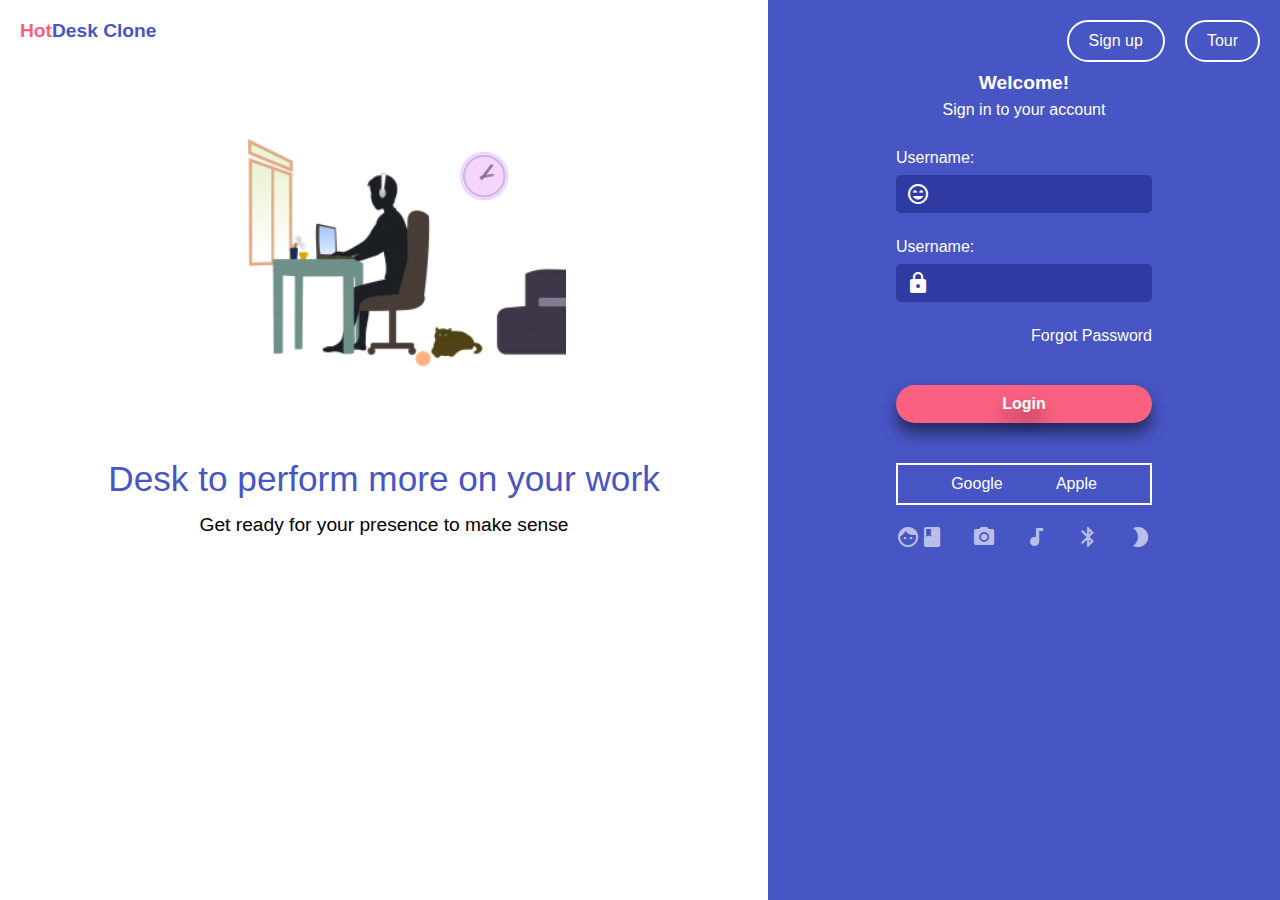
<file: HotDesk Clone/index.html>
<!DOCTYPE html>
<html lang="en">
<head>
    <meta charset="UTF-8">
    <meta http-equiv="X-UA-Compatible" content="IE=edge">
    <meta name="viewport" content="width=device-width, initial-scale=1.0">
    <link rel="stylesheet" href="https://fonts.googleapis.com/icon?family=Material+Icons">
    <link rel="stylesheet" href="styles.css">
    <title>HotDesk Clone</title>
</head>
<body>
    <div class="container">
         <section class="first-side">
            <h1><span>Hot</span>Desk Clone</h1>

        <main>
            <img src="./img/office.png" alt="imagem">

            <h2>Desk to perform more on your work</h2>
            <p>Get ready for your presence to make sense</p>
        </main>
         </section>
         <section class="second-side">
            <section class="buttons">
                <button>Sign up</button>
                <button>Tour</button>
            </section>

            <form action="">
                <h2>Welcome!</h2>
                <p>Sign in to your account</p>

                <div>
                <label>
                    <p>Username:</p>
                    <div>
                        <i class="material-icons">sentiment_very_satisfied</i>
                        <input type="text"/>
                    </div>
                </label>

                <label>
                    <p>Username:</p>
                    <div>
                        <i class="material-icons">lock</i>
                        <input type="password"/>
                    </div>
                </label>

                <a href="#">Forgot Password</a>
            </div>

                <button type="submit">Login</button>
            </form>

            <footer>
                <div class="links">
                <a href="#">Google</a>
                <a href="#">Apple</a>
               </div>

                <div class="icons">
                    <i class="material-icons">facebook</i>
                    <i class="material-icons">camera_alt</i>
                    <i class="material-icons">audiotrack</i>
                    <i class="material-icons">bluetooth</i>
                    <i class="material-icons">brightness_2</i>
                    
                </div>
            </footer>
         </section>
    </div>
</body>
</html>
</file>
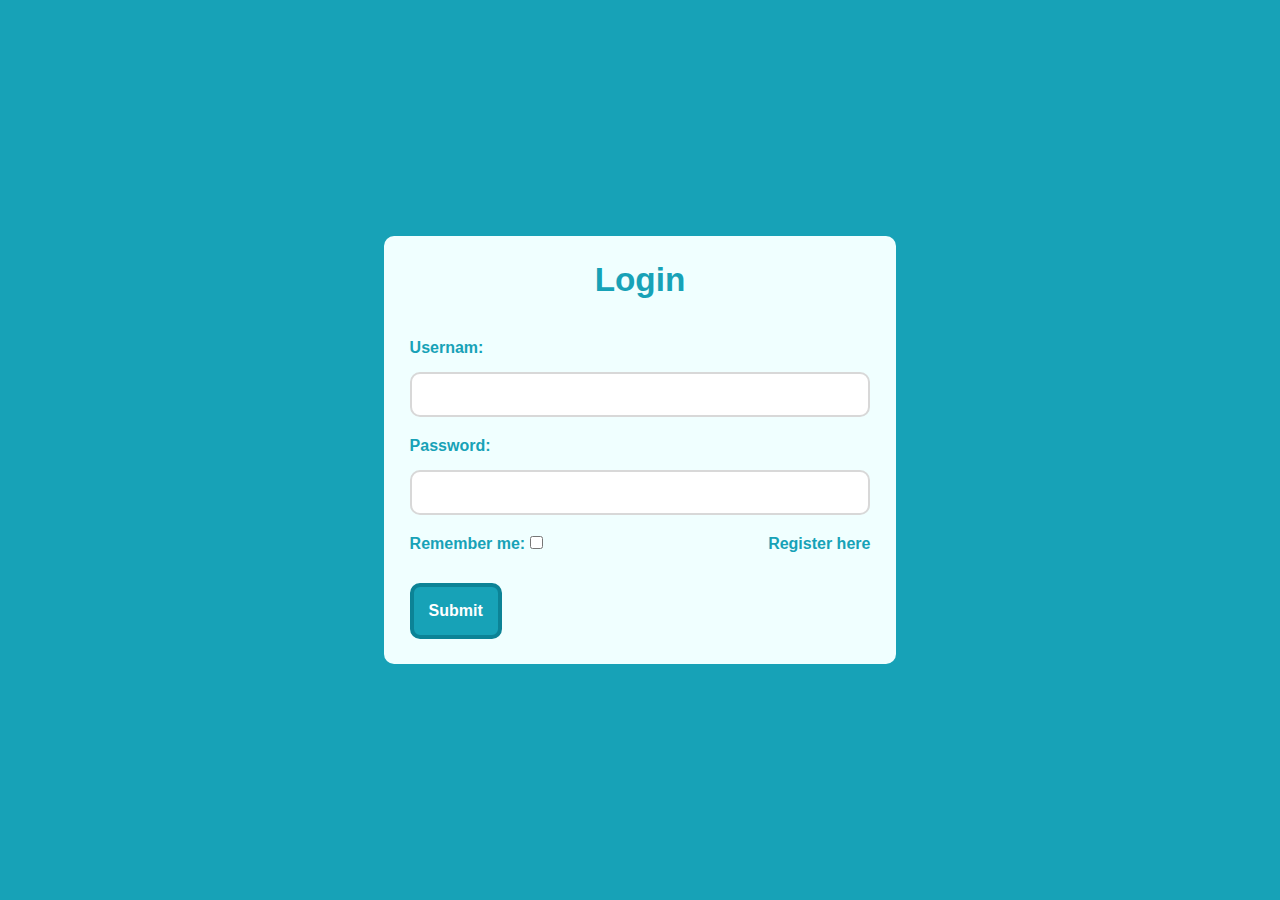
<file: Projetos com Caio/index.html>
<!DOCTYPE html>
<html lang="en">

<head>
    <meta charset="UTF-8">
    <meta http-equiv="X-UA-Compatible" content="IE=edge">
    <meta name="viewport" content="width=device-width, initial-scale=1.0">
    <link rel="stylesheet" type="text/css" href="./styles.css">
    <title>Document</title>
</head>

<body>
    <div class="container">
        <form>
            <h1>Login</h1>

            <label>
                <p>Usernam: </p>
                <input class="input" type="text">
            </label>

            <label>
                <p>Password: </p>
                <input class="input" type="password">
            </label>

            <div class="last">
                <label>
                    <span>Remember me: </span>
                    <input type="checkbox">
                </label>

                <a href="#">Register here</a>
            </div>

            <button type="submit">Submit</button>
        </form>
    </div>
</body>

</html>
</file>
<file: HotDesk Clone/styles.css>
* {
    padding: 0;
    margin: 0;
    border: 0;
    outline: 0;
    vertical-align: baseline;
    box-sizing: border-box;
    font-family: inherit;
    font-size: 100%;
    font-style: inherit;
    font-weight: inherit;
}

body {
    font-family: "Segoe UI", Tahoma, Geneva, Verdana, sans-serif;
}

:root {
    --azul: #4855C4;
    --rosa: #FA6180;
}

.container {
    width: 100%;
    height: 100vh;
    display: flex;
}

.container .first-side {
    width: 60%;
    padding: 20px;
}

.container .first-side h1 {
    font-size: 1.2em;
    font-weight: bold;
    color: var(--azul);
}

.container .first-side h1 span {
    color: var(--rosa);
}

.container .first-side main img {
    display: block;
    width: 50%;
    margin: 80px auto;
}

.container .first-side main h2 {
    color: var(--azul);
    text-align: center;
    font-size: 2.2em;
    margin-top: 80px;
}

.container .first-side main p { 
    text-align: center;
    font-size: 1.2em;
    margin-top: 15px;
}

.container .second-side {
    background-color: var(--azul);
    width: 40%;
}

.container .second-side .buttons {
    display: flex;
    justify-content: flex-end;
}

.container .second-side .buttons button {
    padding: 10px 20px;
    border-radius: 40px;
    color: white;
    background-color: transparent;
    border: 2px solid white;
    margin-top: 20px;
    margin-right: 20px;
}

.container .second-side form {
    margin-top: 10px;
    color: white;
}

.container .second-side form h2 {
    text-align: center;
    font-size: 1.2em;
    margin-bottom: 7px;
    font-weight: bold;
}

.container .second-side form > p {
    text-align: center;
    margin-bottom: 30px;
}

.container .second-side form > div {
    width: 50%;
    margin: 0 auto;
}

.container .second-side form > div label div {
    width: 100%;
    display: flex;
    align-items: center;
    margin-bottom: 25px;
    background-color: #2f3ba3;
    border-radius: 5px;
    margin-top: 8px;
    padding-left: 10px;
}

.container .second-side form > div label input {
    width: 100%;
    background-color: transparent;
    padding: 10px;
    color: white;
}

.container .second-side form > div a {
    color: white;
    text-decoration: none;
    display: block;
    text-align: right;
    margin-bottom: 40px;
}

.container .second-side form button {
    width: 50%;
    display: block;
    margin: 0 auto;
    padding-block: 10px;
    border-radius: 50px;
    background-color: var(--rosa);
    color: white;
    font-weight: bold;
    cursor: pointer;
    box-shadow: 0 10px 15px #00000083;
    text-shadow: 0 10px 15px #00000083;;
}

.container .second-side footer {
    width: 50%;
    margin: 0 auto;
    margin-top: 40px;
    display: flex;
    flex-wrap: wrap;
}

.container .second-side footer .links{
    border: 2px solid white;
    width: 100%;
    display: flex;
    justify-content: space-evenly;
    padding-block: 10px;
}

.container .second-side footer a {
    text-decoration: none;
    color: white;
}

.container .second-side footer div.icons {
    display: flex;
    width: 100%;
    justify-content: space-between;
    color: #ffffffa6;
    margin-top: 20px;
}
</file>
<file: Projetos com Caio/styles.css>
* {
    border: 0;
    outline: 0;
    padding: 0;
    margin: 0;
    vertical-align: baseline;
    box-sizing: border-box;
    font-weight: inherit;
    font-family: inherit;
    font-style: inherit;
    font-size: 100%;
}

body {
    font-family: Arial, Helvetica, sans-serif;
    width: 100%;
    height: 100vh;
    background-color: #17a2b7;

    display: flex;
    justify-content: center;
    align-items: center;
}

.container {
    background-color: azure;
    width: 40%;
    padding-inline: 2%;
    padding-block: 25px;
    border-radius: 10px;
    color: #17a2b7;

}

.container form h1 {
    text-align: center;
    font-size: 25pt;
    font-weight: bold;
    margin-bottom: 40px;
}

.container form label p {
    margin-bottom: 15px;
    font-weight: bold;
}

.container form label input.input {
    width: 100%;
    height: 45px;
    color: #17a2b7;
    padding: 10px;
    border: 2px solid #D8D8D8;
    margin-bottom: 20px;
    border-radius: 10px;
}

.container form div.last {
    display: flex;
    justify-content: space-between;
    font-weight: bold;
}

.container form div.last a {
    text-decoration: none;
    color: #17a2b7;
}

.container form div.last a:hover {
    color: black;
}

.container form button {
    background-color: #17a2b7;
    color: #fff;
    margin-top: 30px;
    padding: 15px;
    font-weight: bold;
    border-radius: 10px;
    border: 4px solid #0c8396;
}

.container form button:hover {
    background-color: #0c8396;
}
</file>
